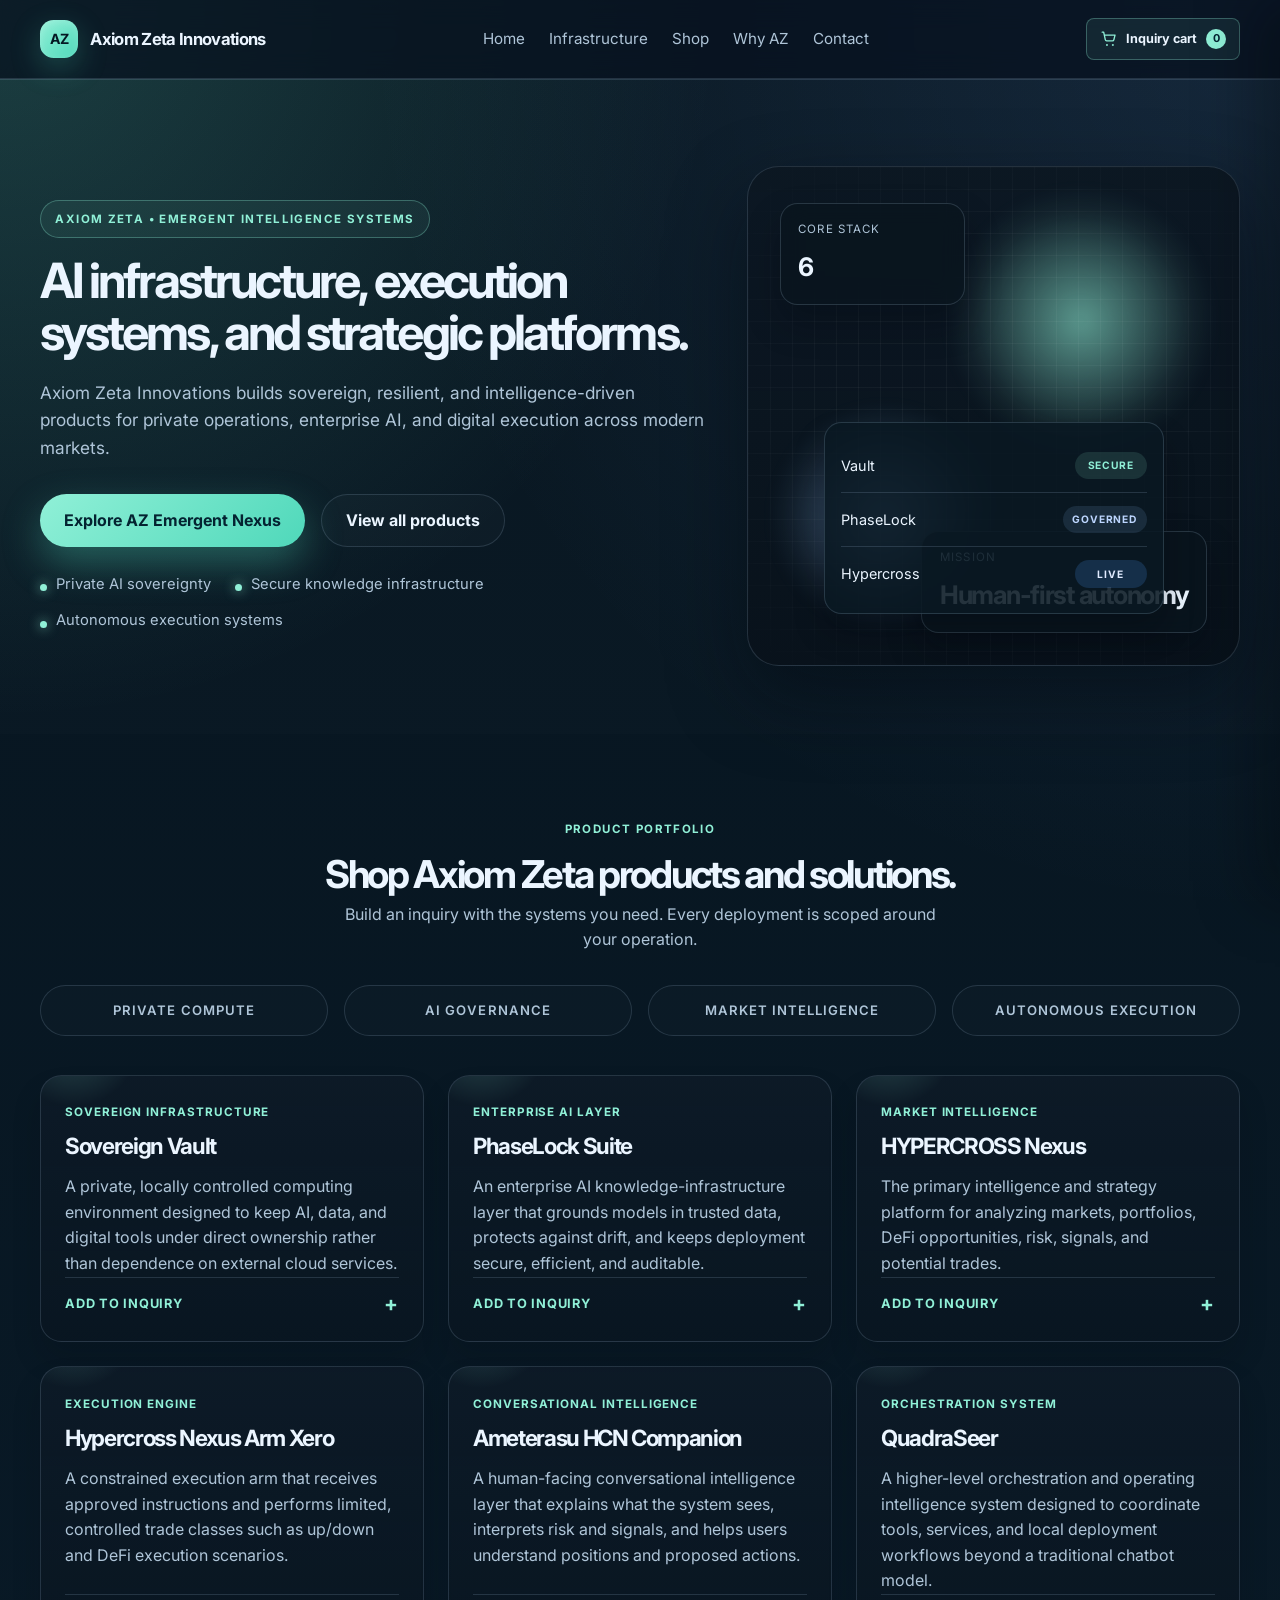
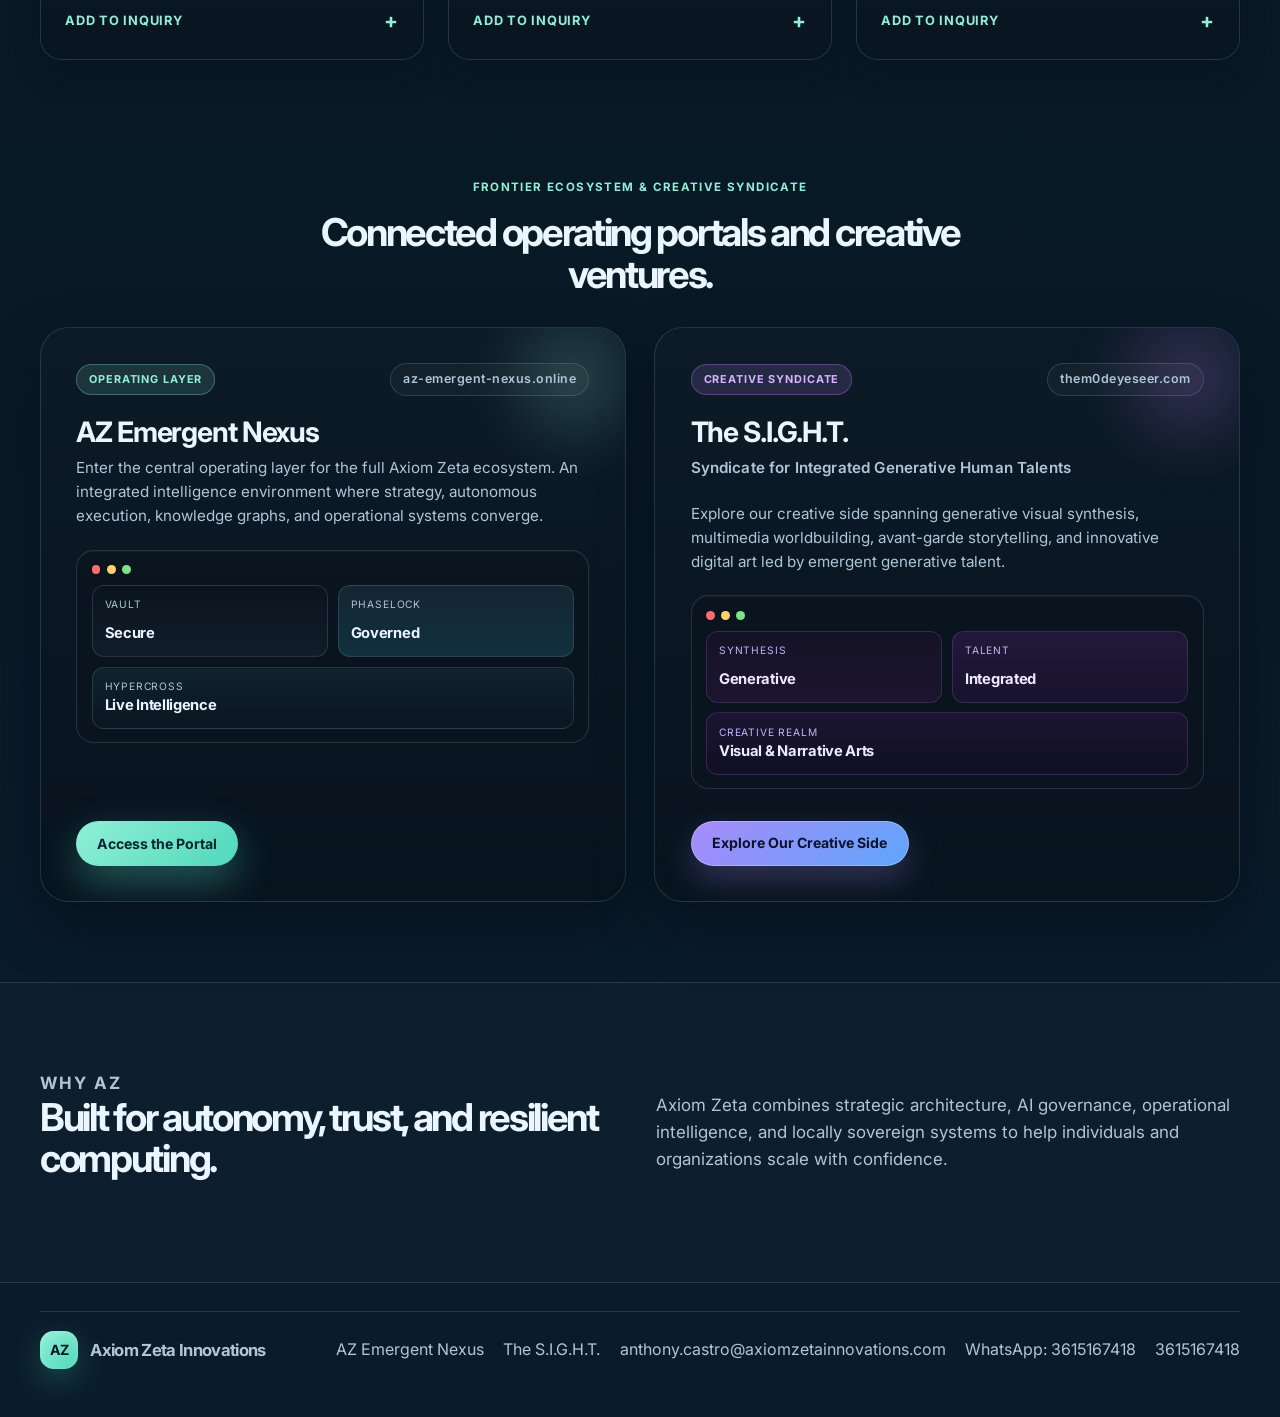
<file: index.html>
<!DOCTYPE html>
<html lang="en">
  <head>
    <meta charset="UTF-8" />
    <meta name="viewport" content="width=device-width, initial-scale=1.0" />
    <title>Axiom Zeta Innovations | Homepage</title>
    <meta
      name="description"
      content="Axiom Zeta Innovations builds sovereign AI infrastructure, execution systems, and strategic intelligence products."
    />
    <link rel="preconnect" href="https://fonts.googleapis.com" />
    <link rel="preconnect" href="https://fonts.gstatic.com" crossorigin />
    <link
      href="https://fonts.googleapis.com/css2?family=Inter:wght@400;500;600;700;800&display=swap"
      rel="stylesheet"
    />
    <link rel="stylesheet" href="styles.css" />
  </head>
  <body>
    <header class="site-header">
      <div class="container nav">
        <a class="brand" href="index.html" aria-label="Axiom Zeta Innovations home">
          <span class="brand-mark">AZ</span>
          <span class="brand-text">Axiom Zeta Innovations</span>
        </a>
        <nav class="main-nav" aria-label="Main navigation">
          <a href="index.html">Home</a>
          <a href="#infrastructure">Infrastructure</a>
          <a href="#products">Shop</a>
          <a href="#about">Why AZ</a>
          <a href="#contact">Contact</a>
        </nav>
        <button class="cart-trigger" type="button" data-cart-open aria-haspopup="dialog" aria-controls="cart-drawer">
          <svg viewBox="0 0 24 24" aria-hidden="true"><path d="M3 3h2l2.2 10.2a2 2 0 0 0 2 1.6h7.8a2 2 0 0 0 1.9-1.5L20.5 7H6.2M10 20.5a.5.5 0 1 1-1 0 .5.5 0 0 1 1 0Zm8 0a.5.5 0 1 1-1 0 .5.5 0 0 1 1 0Z"/></svg>
          <span>Inquiry cart</span>
          <span class="cart-count" data-cart-count>0</span>
        </button>
      </div>
    </header>

    <main>
      <!-- ECOSYSTEM & INFRASTRUCTURE SECTION (LOWERED) -->
      <section id="infrastructure" class="hero hero-lowered">
        <div class="container hero-content">
          <div class="hero-copy">
            <span class="hero-pill">Axiom Zeta • Emergent Intelligence Systems</span>
            <h2>AI infrastructure, execution systems, and strategic platforms.</h2>
            <p class="lead">
              Axiom Zeta Innovations builds sovereign, resilient, and intelligence-driven products for
              private operations, enterprise AI, and digital execution across modern markets.
            </p>
            <div class="hero-actions">
              <a
                class="button primary"
                href="https://www.az-emergent-nexus.online"
                target="_blank"
                rel="noreferrer"
                >Explore AZ Emergent Nexus</a
              >
              <a class="button secondary" href="#products">View all products</a>
            </div>
            <ul class="hero-points" aria-label="Key capabilities">
              <li>Private AI sovereignty</li>
              <li>Secure knowledge infrastructure</li>
              <li>Autonomous execution systems</li>
            </ul>
          </div>
          <div class="hero-visual" aria-label="Editorial product overview">
            <div class="visual-frame">
              <div class="visual-orb orb-one"></div>
              <div class="visual-orb orb-two"></div>
              <div class="visual-grid"></div>

              <div class="floating-card card-top">
                <span class="stat-label">Core stack</span>
                <strong>6</strong>
              </div>

              <div class="floating-card card-bottom">
                <span class="stat-label">Mission</span>
                <strong>Human-first autonomy</strong>
              </div>

              <div class="dashboard-panel">
                <div class="dashboard-row">
                  <span>Vault</span>
                  <span class="pill success">Secure</span>
                </div>
                <div class="dashboard-row">
                  <span>PhaseLock</span>
                  <span class="pill neutral">Governed</span>
                </div>
                <div class="dashboard-row">
                  <span>Hypercross</span>
                  <span class="pill accent">Live</span>
                </div>
              </div>
            </div>
          </div>
        </div>
      </section>

      <section id="products" class="section">
        <div class="container">
          <div class="section-heading center">
            <p class="eyebrow">Product portfolio</p>
            <h2>Shop Axiom Zeta products and solutions.</h2>
            <p class="shop-intro">Build an inquiry with the systems you need. Every deployment is scoped around your operation.</p>
          </div>

          <div class="feature-strip">
            <div class="feature-item"><span>Private compute</span></div>
            <div class="feature-item"><span>AI governance</span></div>
            <div class="feature-item"><span>Market intelligence</span></div>
            <div class="feature-item"><span>Autonomous execution</span></div>
          </div>

          <div class="card-grid product-grid">
            <article class="info-card product-card">
              <span class="product-tag">Sovereign infrastructure</span>
              <h3>Sovereign Vault</h3>
              <p>
                A private, locally controlled computing environment designed to keep AI, data, and
                digital tools under direct ownership rather than dependence on external cloud services.
              </p>
              <button class="text-cart-action" type="button" data-add-to-cart data-product="Sovereign Vault">Add to inquiry <span aria-hidden="true">+</span></button>
            </article>

            <article class="info-card product-card">
              <span class="product-tag">Enterprise AI layer</span>
              <h3>PhaseLock Suite</h3>
              <p>
                An enterprise AI knowledge-infrastructure layer that grounds models in trusted data,
                protects against drift, and keeps deployment secure, efficient, and auditable.
              </p>
              <button class="text-cart-action" type="button" data-add-to-cart data-product="PhaseLock Suite">Add to inquiry <span aria-hidden="true">+</span></button>
            </article>

            <article class="info-card product-card">
              <span class="product-tag">Market intelligence</span>
              <h3>HYPERCROSS Nexus</h3>
              <p>
                The primary intelligence and strategy platform for analyzing markets, portfolios, DeFi
                opportunities, risk, signals, and potential trades.
              </p>
              <button class="text-cart-action" type="button" data-add-to-cart data-product="HYPERCROSS Nexus">Add to inquiry <span aria-hidden="true">+</span></button>
            </article>

            <article class="info-card product-card">
              <span class="product-tag">Execution engine</span>
              <h3>Hypercross Nexus Arm Xero</h3>
              <p>
                A constrained execution arm that receives approved instructions and performs limited,
                controlled trade classes such as up/down and DeFi execution scenarios.
              </p>
              <button class="text-cart-action" type="button" data-add-to-cart data-product="Hypercross Nexus Arm Xero">Add to inquiry <span aria-hidden="true">+</span></button>
            </article>

            <article class="info-card product-card">
              <span class="product-tag">Conversational intelligence</span>
              <h3>Ameterasu HCN Companion</h3>
              <p>
                A human-facing conversational intelligence layer that explains what the system sees,
                interprets risk and signals, and helps users understand positions and proposed actions.
              </p>
              <button class="text-cart-action" type="button" data-add-to-cart data-product="Ameterasu HCN Companion">Add to inquiry <span aria-hidden="true">+</span></button>
            </article>

            <article class="info-card product-card">
              <span class="product-tag">Orchestration system</span>
              <h3>QuadraSeer</h3>
              <p>
                A higher-level orchestration and operating intelligence system designed to coordinate
                tools, services, and local deployment workflows beyond a traditional chatbot model.
              </p>
              <button class="text-cart-action" type="button" data-add-to-cart data-product="QuadraSeer">Add to inquiry <span aria-hidden="true">+</span></button>
            </article>
          </div>
        </div>
      </section>

      <section id="portals" class="section portal-section" aria-labelledby="portals-heading">
        <div class="container">
          <div class="section-heading center">
            <p class="eyebrow">Frontier Ecosystem &amp; Creative Syndicate</p>
            <h2 id="portals-heading">Connected operating portals and creative ventures.</h2>
          </div>

          <div class="portals-grid">
            <!-- Left Panel: AZ Emergent Nexus -->
            <article class="portal-card nexus-card">
              <div class="portal-card-header">
                <span class="portal-pill nexus-pill">Operating Layer</span>
                <span class="portal-url">az-emergent-nexus.online</span>
              </div>
              <div class="portal-card-body">
                <h3>AZ Emergent Nexus</h3>
                <p>
                  Enter the central operating layer for the full Axiom Zeta ecosystem. An integrated intelligence
                  environment where strategy, autonomous execution, knowledge graphs, and operational systems converge.
                </p>

                <div class="portal-window-compact" aria-hidden="true">
                  <div class="window-header">
                    <span></span><span></span><span></span>
                  </div>
                  <div class="window-body-compact">
                    <div class="mini-panel">
                      <small>Vault</small>
                      <strong>Secure</strong>
                    </div>
                    <div class="mini-panel accent">
                      <small>PhaseLock</small>
                      <strong>Governed</strong>
                    </div>
                    <div class="mini-panel wide">
                      <small>HYPERCROSS</small>
                      <strong>Live Intelligence</strong>
                    </div>
                  </div>
                </div>

                <div class="portal-action">
                  <a
                    class="button primary portal-button sm"
                    href="https://www.az-emergent-nexus.online"
                    target="_blank"
                    rel="noreferrer"
                  >
                    Access the Portal
                  </a>
                </div>
              </div>
            </article>

            <!-- Right Panel: The S.I.G.H.T. -->
            <article class="portal-card sight-card">
              <div class="portal-card-header">
                <span class="portal-pill sight-pill">Creative Syndicate</span>
                <span class="portal-url">them0deyeseer.com</span>
              </div>
              <div class="portal-card-body">
                <h3>The S.I.G.H.T.</h3>
                <p class="sight-tagline">Syndicate for Integrated Generative Human Talents</p>
                <p>
                  Explore our creative side spanning generative visual synthesis, multimedia worldbuilding,
                  avant-garde storytelling, and innovative digital art led by emergent generative talent.
                </p>

                <div class="portal-window-compact sight-window" aria-hidden="true">
                  <div class="window-header">
                    <span></span><span></span><span></span>
                  </div>
                  <div class="window-body-compact">
                    <div class="mini-panel sight-mini">
                      <small>Synthesis</small>
                      <strong>Generative</strong>
                    </div>
                    <div class="mini-panel sight-mini accent">
                      <small>Talent</small>
                      <strong>Integrated</strong>
                    </div>
                    <div class="mini-panel sight-mini wide">
                      <small>Creative Realm</small>
                      <strong>Visual &amp; Narrative Arts</strong>
                    </div>
                  </div>
                </div>

                <div class="portal-action">
                  <a
                    class="button sight-btn portal-button sm"
                    href="https://them0deyeseer.com"
                    target="_blank"
                    rel="noreferrer"
                  >
                    Explore Our Creative Side
                  </a>
                </div>
              </div>
            </article>
          </div>
        </div>
      </section>

      <section id="about" class="section alt-section">
        <div class="container split">
          <div>
            <p class="eyebrow">Why AZ</p>
            <h2>Built for autonomy, trust, and resilient computing.</h2>
          </div>
          <p>
            Axiom Zeta combines strategic architecture, AI governance, operational intelligence, and
            locally sovereign systems to help individuals and organizations scale with confidence.
          </p>
        </div>
      </section>
    </main>

    <div class="cart-overlay" data-cart-close></div>
    <aside id="cart-drawer" class="cart-drawer" aria-label="Inquiry cart" aria-modal="true" role="dialog" aria-hidden="true">
      <div class="cart-drawer-header">
        <div>
          <p class="eyebrow">Your selection</p>
          <h2>Inquiry cart</h2>
        </div>
        <button class="icon-button" type="button" data-cart-close aria-label="Close inquiry cart">&times;</button>
      </div>
      <p class="cart-note">Pricing is tailored to your implementation. Send your selection for a direct quote.</p>
      <ul class="cart-items" data-cart-items aria-live="polite"></ul>
      <p class="empty-cart" data-empty-cart>Your cart is ready for an Axiom Zeta system.</p>
      <a class="button primary cart-checkout" data-cart-checkout href="mailto:anthony.castro@axiomzetainnovations.com?subject=Axiom%20Zeta%20Inquiry">Request my quote</a>
    </aside>

    <footer id="contact" class="site-footer">
      <div class="container footer-content">
        <div>
          <a class="brand footer-brand" href="index.html">
            <span class="brand-mark">AZ</span>
            <span class="brand-text">Axiom Zeta Innovations</span>
          </a>
        </div>
        <div class="footer-links">
          <a href="https://www.az-emergent-nexus.online" target="_blank" rel="noreferrer"
            >AZ Emergent Nexus</a
          >
          <a href="https://them0deyeseer.com" target="_blank" rel="noreferrer"
            >The S.I.G.H.T.</a
          >
          <a href="mailto:anthony.castro@axiomzetainnovations.com">anthony.castro@axiomzetainnovations.com</a>
          <a href="https://wa.me/13615167418" target="_blank" rel="noreferrer">WhatsApp: 3615167418</a>
          <a href="tel:+13615167418">3615167418</a>
        </div>
      </div>
    </footer>
    <script>
      (() => {
        const cart = [];
        const drawer = document.querySelector('#cart-drawer');
        const overlay = document.querySelector('.cart-overlay');
        const items = document.querySelector('[data-cart-items]');
        const count = document.querySelector('[data-cart-count]');
        const empty = document.querySelector('[data-empty-cart]');
        const checkout = document.querySelector('[data-cart-checkout]');

        function renderCart() {
          items.innerHTML = cart.map((product, index) => `<li><span>${product}</span><button type="button" data-remove="${index}" aria-label="Remove ${product}">&times;</button></li>`).join('');
          count.textContent = cart.length;
          empty.hidden = cart.length > 0;
          checkout.classList.toggle('is-disabled', cart.length === 0);
          checkout.setAttribute('aria-disabled', String(cart.length === 0));
          const selection = cart.length ? `Hello Anthony,\n\nI would like a quote for:\n${cart.map(product => `- ${product}`).join('\n')}\n\nPlease contact me to discuss scope and pricing.` : 'Hello Anthony, I would like to learn more about Axiom Zeta solutions.';
          checkout.href = `mailto:anthony.castro@axiomzetainnovations.com?subject=${encodeURIComponent('Axiom Zeta Quote Request')}&body=${encodeURIComponent(selection)}`;
        }

        function toggleCart(isOpen) {
          drawer.classList.toggle('is-open', isOpen);
          overlay.classList.toggle('is-open', isOpen);
          drawer.setAttribute('aria-hidden', String(!isOpen));
          document.body.classList.toggle('cart-is-open', isOpen);
        }

        document.querySelectorAll('[data-add-to-cart]').forEach(button => {
          button.addEventListener('click', () => {
            const product = button.dataset.product;
            if (!cart.includes(product)) cart.push(product);
            renderCart();
            toggleCart(true);
          });
        });
        document.querySelectorAll('[data-cart-open]').forEach(button => button.addEventListener('click', () => toggleCart(true)));
        document.querySelectorAll('[data-cart-close]').forEach(button => button.addEventListener('click', () => toggleCart(false)));
        items.addEventListener('click', event => {
          const removeButton = event.target.closest('[data-remove]');
          if (!removeButton) return;
          cart.splice(Number(removeButton.dataset.remove), 1);
          renderCart();
        });
        checkout.addEventListener('click', event => {
          if (cart.length === 0) event.preventDefault();
        });
        renderCart();
      })();
    </script>
  </body>
</html>
</file>
<file: styles.css>
:root {
  --bg: #07151f;
  --bg-alt: #0d1e2a;
  --surface: rgba(13, 25, 37, 0.78);
  --surface-strong: rgba(17, 31, 45, 0.94);
  --surface-soft: rgba(18, 44, 56, 0.58);
  --primary: #90f0d7;
  --primary-strong: #4fd8ba;
  --primary-deep: #93c6ff;
  --text: #ebf5ff;
  --muted: #afc5d8;
  --line: rgba(160, 188, 214, 0.18);
  --shadow: rgba(2, 8, 14, 0.5);
}

* {
  box-sizing: border-box;
}

html {
  scroll-behavior: smooth;
}

body {
  margin: 0;
  font-family: "Inter", "Segoe UI", sans-serif;
  background:
    radial-gradient(circle at top left, rgba(110, 242, 212, 0.18), transparent 22%),
    radial-gradient(circle at top right, rgba(110, 165, 255, 0.12), transparent 28%),
    linear-gradient(180deg, #07151f 0%, #0a1c2b 100%);
  color: var(--text);
  line-height: 1.6;
}

img {
  max-width: 100%;
  display: block;
}

a {
  color: inherit;
  text-decoration: none;
}

.container {
  width: min(1200px, calc(100% - 2rem));
  margin: 0 auto;
}

.site-header {
  position: sticky;
  top: 0;
  z-index: 20;
  backdrop-filter: blur(14px);
  background: rgba(7, 17, 31, 0.72);
  border-bottom: 1px solid var(--line);
}

.nav {
  display: flex;
  align-items: center;
  justify-content: space-between;
  min-height: 78px;
}

.brand {
  display: inline-flex;
  align-items: center;
  gap: 0.75rem;
  font-weight: 700;
  letter-spacing: -0.04em;
}

.brand-mark {
  display: inline-flex;
  align-items: center;
  justify-content: center;
  width: 2.4rem;
  height: 2.4rem;
  border-radius: 0.85rem;
  background: linear-gradient(135deg, var(--primary), var(--primary-strong));
  color: #041823;
  font-size: 0.88rem;
  box-shadow: inset 0 2px 8px rgba(255, 255, 255, 0.2), 0 10px 30px rgba(79, 216, 186, 0.26);
}

.brand-text {
  font-size: 1.04rem;
  letter-spacing: -0.04em;
}

.main-nav {
  display: flex;
  align-items: center;
  gap: 1.5rem;
  color: var(--muted);
  font-size: 0.95rem;
}

.main-nav a {
  position: relative;
  transition: color 0.2s ease;
}

.main-nav a::after {
  content: "";
  position: absolute;
  left: 0;
  bottom: -0.4rem;
  width: 100%;
  height: 1px;
  background: var(--primary);
  opacity: 0;
  transform: scaleX(0.6);
  transition: opacity 0.2s ease, transform 0.2s ease;
}

.main-nav a:hover,
.main-nav a:focus-visible {
  color: var(--text);
}

.main-nav a:hover::after,
.main-nav a:focus-visible::after {
  opacity: 1;
  transform: scaleX(1);
}

.cart-trigger {
  display: inline-flex;
  align-items: center;
  gap: 0.55rem;
  min-height: 2.6rem;
  padding: 0.55rem 0.8rem;
  border: 1px solid rgba(144, 240, 215, 0.3);
  border-radius: 0.5rem;
  background: rgba(144, 240, 215, 0.08);
  color: var(--text);
  cursor: pointer;
  font: inherit;
  font-size: 0.79rem;
  font-weight: 700;
}

.cart-trigger svg {
  width: 1.1rem;
  height: 1.1rem;
  fill: none;
  stroke: var(--primary);
  stroke-width: 1.8;
  stroke-linecap: round;
  stroke-linejoin: round;
}

.cart-count {
  display: grid;
  place-items: center;
  min-width: 1.25rem;
  height: 1.25rem;
  border-radius: 50%;
  background: var(--primary);
  color: #042331;
  font-size: 0.68rem;
}

.hero {
  padding: 5.8rem 0 4.2rem;
}

.hero-content {
  display: grid;
  grid-template-columns: 1.15fr 0.85fr;
  gap: 2.5rem;
  align-items: center;
}

.hero-copy {
  position: relative;
}

.hero-pill {
  display: inline-flex;
  align-items: center;
  gap: 0.5rem;
  padding: 0.55rem 0.9rem;
  border: 1px solid rgba(144, 240, 215, 0.3);
  background: rgba(144, 240, 215, 0.06);
  border-radius: 999px;
  color: var(--primary);
  font-size: 0.72rem;
  letter-spacing: 0.12em;
  text-transform: uppercase;
  font-weight: 700;
}

.eyebrow {
  margin: 0 0 1rem;
  color: var(--primary);
  font-weight: 700;
  letter-spacing: 0.12em;
  text-transform: uppercase;
  font-size: 0.72rem;
}

h1,
h2,
h3 {
  margin: 0 0 1rem;
  line-height: 1.07;
  letter-spacing: -0.06em;
}

h1 {
  margin-top: 1.1rem;
  font-size: clamp(2.9rem, 5vw, 5.2rem);
  max-width: 760px;
}

h2 {
  font-size: clamp(2.1rem, 3vw, 3.2rem);
}

h3 {
  font-size: 1.4rem;
}

.lead {
  max-width: 42rem;
  margin-top: 1.2rem;
  font-size: 1.08rem;
  color: var(--muted);
}

.hero-actions,
.error-actions {
  display: flex;
  flex-wrap: wrap;
  gap: 1rem;
  margin-top: 2rem;
}

.button {
  display: inline-flex;
  align-items: center;
  justify-content: center;
  min-height: 3.2rem;
  padding: 0.82rem 1.5rem;
  border-radius: 999px;
  font-weight: 700;
  transition: transform 0.2s ease, box-shadow 0.2s ease, border-color 0.2s ease;
}

.button:hover,
.button:focus-visible {
  transform: translateY(-1px);
}

.button.primary {
  background: linear-gradient(135deg, var(--primary), var(--primary-strong));
  color: #042331;
  box-shadow: 0 16px 38px rgba(79, 216, 186, 0.35);
}

.button.secondary {
  border: 1px solid var(--line);
  background: rgba(255, 255, 255, 0.02);
  color: var(--text);
}

.button.sm {
  min-height: 2.8rem;
  padding: 0.65rem 1.3rem;
  font-size: 0.88rem;
}

.services-hero {
  padding: 4.8rem 0 3.8rem;
  position: relative;
}

.services-hero-header {
  max-width: 920px;
  margin-bottom: 2.8rem;
}

.hero-pill-group {
  display: flex;
  flex-wrap: wrap;
  align-items: center;
  gap: 0.75rem;
  margin-bottom: 0.5rem;
}

.quote-pill {
  display: inline-flex;
  align-items: center;
  padding: 0.55rem 0.95rem;
  border: 1px solid rgba(147, 198, 255, 0.35);
  background: rgba(147, 198, 255, 0.08);
  border-radius: 999px;
  color: #c0dbff;
  font-size: 0.72rem;
  letter-spacing: 0.08em;
  text-transform: uppercase;
  font-weight: 700;
}

.services-hero-title {
  font-size: clamp(2.5rem, 4.8vw, 4.6rem);
  line-height: 1.05;
  margin-top: 1rem;
  margin-bottom: 1.2rem;
  letter-spacing: -0.05em;
  background: linear-gradient(135deg, #ffffff 30%, #b2e2fa 70%, var(--primary) 100%);
  -webkit-background-clip: text;
  -webkit-text-fill-color: transparent;
}

.services-hero-lead {
  max-width: 780px;
  font-size: 1.15rem;
  line-height: 1.65;
  color: var(--muted);
  margin-bottom: 2rem;
}

.services-hero-lead strong {
  color: var(--text);
}

.outreach-banner {
  display: flex;
  flex-wrap: wrap;
  align-items: center;
  justify-content: space-between;
  gap: 1.4rem;
  padding: 1.3rem 1.6rem;
  border: 1px solid rgba(144, 240, 215, 0.28);
  border-radius: 1.4rem;
  background: linear-gradient(135deg, rgba(14, 30, 44, 0.88), rgba(9, 22, 34, 0.82));
  backdrop-filter: blur(12px);
  box-shadow: 0 16px 36px rgba(2, 7, 14, 0.3);
}

.outreach-intro {
  display: flex;
  flex-direction: column;
  gap: 0.2rem;
}

.outreach-label {
  font-weight: 700;
  font-size: 0.96rem;
  color: var(--text);
  letter-spacing: -0.02em;
}

.outreach-sub {
  font-size: 0.8rem;
  color: var(--primary);
  font-weight: 600;
  letter-spacing: 0.04em;
  text-transform: uppercase;
}

.outreach-buttons {
  display: flex;
  flex-wrap: wrap;
  gap: 0.85rem;
  align-items: center;
}

.btn-icon {
  flex-shrink: 0;
  margin-right: 0.55rem;
}

.button.whatsapp-btn {
  background: linear-gradient(135deg, #25d366, #128c7e);
  color: #032011;
  font-weight: 600;
  box-shadow: 0 12px 28px rgba(37, 211, 102, 0.25);
  border: 1px solid rgba(255, 255, 255, 0.2);
}

.button.whatsapp-btn:hover {
  background: linear-gradient(135deg, #2cf476, #16a393);
  box-shadow: 0 16px 34px rgba(37, 211, 102, 0.35);
}

.button.whatsapp-btn strong,
.button.email-btn strong {
  font-weight: 800;
  margin-left: 0.2rem;
}

.button.email-btn {
  background: linear-gradient(135deg, rgba(147, 198, 255, 0.18), rgba(79, 216, 186, 0.12));
  border: 1px solid rgba(147, 198, 255, 0.35);
  color: var(--text);
  font-weight: 600;
  box-shadow: 0 12px 28px rgba(3, 10, 18, 0.25);
}

.button.email-btn:hover {
  border-color: var(--primary);
  background: linear-gradient(135deg, rgba(147, 198, 255, 0.26), rgba(79, 216, 186, 0.2));
}

.services-grid {
  display: grid;
  grid-template-columns: repeat(2, minmax(0, 1fr));
  gap: 1.8rem;
  margin-top: 1rem;
}

.service-spotlight-card {
  display: flex;
  flex-direction: column;
  justify-content: space-between;
  padding: 2.2rem 2rem;
  border-radius: 1.6rem;
  border: 1px solid var(--line);
  background: linear-gradient(180deg, rgba(13, 27, 40, 0.96), rgba(8, 19, 29, 0.9));
  box-shadow: 0 24px 50px rgba(2, 7, 14, 0.3);
  position: relative;
  overflow: hidden;
  transition: transform 0.25s ease, border-color 0.25s ease, box-shadow 0.25s ease;
}

.service-spotlight-card::before {
  content: "";
  position: absolute;
  top: -50px;
  right: -50px;
  width: 180px;
  height: 180px;
  border-radius: 50%;
  pointer-events: none;
  filter: blur(20px);
}

.primary-spotlight::before {
  background: radial-gradient(circle, rgba(144, 240, 215, 0.18), transparent 70%);
}

.secondary-spotlight::before {
  background: radial-gradient(circle, rgba(147, 198, 255, 0.18), transparent 70%);
}

.service-spotlight-card:hover {
  transform: translateY(-4px);
}

.primary-spotlight:hover {
  border-color: rgba(144, 240, 215, 0.45);
  box-shadow: 0 28px 60px rgba(79, 216, 186, 0.15);
}

.secondary-spotlight:hover {
  border-color: rgba(147, 198, 255, 0.45);
  box-shadow: 0 28px 60px rgba(147, 198, 255, 0.15);
}

.service-badge-row {
  display: flex;
  align-items: center;
  justify-content: space-between;
  flex-wrap: wrap;
  gap: 0.6rem;
  margin-bottom: 1.4rem;
}

.service-pill {
  display: inline-flex;
  align-items: center;
  padding: 0.35rem 0.75rem;
  border-radius: 999px;
  font-size: 0.68rem;
  font-weight: 700;
  letter-spacing: 0.08em;
  text-transform: uppercase;
  background: rgba(147, 198, 255, 0.12);
  color: #bdd6ff;
  border: 1px solid rgba(147, 198, 255, 0.24);
}

.service-pill.accent-pill {
  background: rgba(144, 240, 215, 0.12);
  color: var(--primary);
  border: 1px solid rgba(144, 240, 215, 0.3);
}

.service-author {
  font-size: 0.82rem;
  font-weight: 600;
  color: var(--muted);
  letter-spacing: 0.02em;
}

.service-spotlight-card h2 {
  font-size: clamp(1.6rem, 2.4vw, 2.1rem);
  margin-bottom: 0.8rem;
}

.service-desc {
  font-size: 0.98rem;
  line-height: 1.6;
  color: var(--muted);
  margin-bottom: 1.5rem;
}

.service-features {
  list-style: none;
  padding: 0;
  margin: 0 0 2rem;
  display: flex;
  flex-direction: column;
  gap: 1.1rem;
}

.service-features li {
  display: flex;
  gap: 0.85rem;
  align-items: flex-start;
}

.check-dot {
  flex-shrink: 0;
  width: 0.65rem;
  height: 0.65rem;
  margin-top: 0.45rem;
  border-radius: 50%;
  background: var(--primary);
  box-shadow: 0 0 10px rgba(144, 240, 215, 0.8);
}

.secondary-spotlight .check-dot {
  background: var(--primary-deep);
  box-shadow: 0 0 10px rgba(147, 198, 255, 0.8);
}

.service-features strong {
  display: block;
  font-size: 0.95rem;
  color: var(--text);
  margin-bottom: 0.15rem;
}

.service-features p {
  font-size: 0.86rem;
  color: var(--muted);
  line-height: 1.45;
  margin: 0;
}

.service-action-row {
  display: flex;
  align-items: center;
  justify-content: space-between;
  flex-wrap: wrap;
  gap: 1rem;
  padding-top: 1.4rem;
  border-top: 1px solid var(--line);
}

.pricing-notice {
  font-size: 0.8rem;
  color: var(--muted);
  font-weight: 600;
  letter-spacing: 0.03em;
  text-transform: uppercase;
}

/* Lowered Infrastructure Hero Section */
.hero-lowered {
  padding-top: 5.4rem;
  border-top: 1px solid var(--line);
  background: rgba(255, 255, 255, 0.008);
}

.hero-copy h2 {
  margin-top: 1.1rem;
  font-size: clamp(2.3rem, 3.8vw, 3.6rem);
  max-width: 760px;
}

.hero-points {
  display: flex;
  flex-wrap: wrap;
  gap: 0.8rem 1.5rem;
  padding: 0;
  margin: 1.6rem 0 0;
  list-style: none;
  color: var(--muted);
  font-size: 0.92rem;
}

.hero-points li {
  position: relative;
  padding-left: 1rem;
}

.hero-points li::before {
  content: "";
  position: absolute;
  left: 0;
  top: 0.7rem;
  width: 0.45rem;
  height: 0.45rem;
  border-radius: 50%;
  background: var(--primary);
  box-shadow: 0 0 12px rgba(144, 240, 215, 0.8);
}

.hero-visual {
  display: flex;
  justify-content: center;
}

.visual-frame {
  position: relative;
  width: min(100%, 500px);
  min-height: 500px;
  border: 1px solid var(--line);
  border-radius: 2rem;
  background:
    linear-gradient(180deg, rgba(12, 24, 35, 0.98), rgba(9, 18, 28, 0.94)),
    rgba(9, 18, 28, 0.8);
  overflow: hidden;
  box-shadow: 0 30px 80px rgba(2, 7, 14, 0.45);
}

.visual-grid {
  position: absolute;
  inset: 0;
  background-image: linear-gradient(rgba(255,255,255,0.04) 1px, transparent 1px),
    linear-gradient(90deg, rgba(255,255,255,0.04) 1px, transparent 1px);
  background-size: 22px 22px;
  mask-image: radial-gradient(circle at center, black 45%, transparent 100%);
}

.visual-orb {
  position: absolute;
  border-radius: 50%;
  filter: blur(8px);
}

.orb-one {
  width: 260px;
  height: 260px;
  top: 24px;
  right: 28px;
  background: radial-gradient(circle, rgba(144, 240, 215, 0.6), rgba(144, 240, 215, 0.06) 60%, transparent 75%);
}

.orb-two {
  width: 220px;
  height: 220px;
  bottom: 38px;
  left: 26px;
  background: radial-gradient(circle, rgba(147, 198, 255, 0.52), rgba(147, 198, 255, 0.06) 60%, transparent 75%);
}

.floating-card {
  position: absolute;
  z-index: 2;
  min-width: 185px;
  padding: 1rem 1.1rem;
  border: 1px solid rgba(160, 188, 214, 0.2);
  border-radius: 1.1rem;
  background: rgba(9, 21, 30, 0.78);
  backdrop-filter: blur(12px);
  box-shadow: 0 18px 35px rgba(2, 7, 14, 0.28);
}

.card-top {
  top: 2.2rem;
  left: 2rem;
}

.card-bottom {
  right: 2rem;
  bottom: 2rem;
}

.floating-card strong {
  display: block;
  font-size: clamp(1.6rem, 2vw, 2.2rem);
  letter-spacing: -0.05em;
}

.dashboard-panel {
  position: absolute;
  left: 50%;
  bottom: 3.2rem;
  transform: translateX(-50%);
  z-index: 2;
  width: min(82%, 340px);
  border: 1px solid rgba(160, 188, 214, 0.2);
  border-radius: 1.1rem;
  background: rgba(10, 25, 35, 0.88);
  padding: 1rem 1rem 0.8rem;
  box-shadow: 0 18px 30px rgba(2, 7, 14, 0.3);
}

.dashboard-row {
  display: flex;
  align-items: center;
  justify-content: space-between;
  gap: 0.8rem;
  padding: 0.8rem 0;
  color: var(--text);
  font-size: 0.9rem;
}

.dashboard-row + .dashboard-row {
  border-top: 1px solid var(--line);
}

.pill {
  display: inline-flex;
  align-items: center;
  justify-content: center;
  min-width: 72px;
  padding: 0.35rem 0.6rem;
  border-radius: 999px;
  font-size: 0.64rem;
  font-weight: 700;
  letter-spacing: 0.08em;
  text-transform: uppercase;
}

.pill.success {
  background: rgba(144, 240, 215, 0.12);
  color: var(--primary);
}

.pill.neutral {
  background: rgba(147, 198, 255, 0.12);
  color: #bdd6ff;
}

.pill.accent {
  background: rgba(80, 153, 255, 0.18);
  color: #e0ebff;
}

.stat-label {
  display: block;
  margin-bottom: 0.55rem;
  color: var(--muted);
  font-size: 0.72rem;
  text-transform: uppercase;
  letter-spacing: 0.1em;
}

.stat-meta {
  color: var(--muted);
  font-size: 0.86rem;
}

.section {
  padding: 5.4rem 0;
}

.portal-section {
  padding-top: 1rem;
}

.alt-section {
  background: rgba(255, 255, 255, 0.01);
  border-top: 1px solid var(--line);
  border-bottom: 1px solid var(--line);
}

.section-heading {
  margin-bottom: 2rem;
}

.section-heading.center {
  max-width: 780px;
  margin: 0 auto 2rem;
  text-align: center;
}

.shop-intro {
  max-width: 38rem;
  margin: -0.6rem auto 0;
  color: var(--muted);
}

.feature-strip {
  display: grid;
  grid-template-columns: repeat(4, minmax(0, 1fr));
  gap: 1rem;
  margin: 0 0 2.4rem;
}

.feature-item {
  display: flex;
  align-items: center;
  justify-content: center;
  min-height: 3.2rem;
  border: 1px solid var(--line);
  border-radius: 999px;
  background: rgba(255, 255, 255, 0.015);
  color: var(--muted);
  font-size: 0.82rem;
  letter-spacing: 0.08em;
  text-transform: uppercase;
  font-weight: 600;
}

.card-grid {
  display: grid;
  grid-template-columns: repeat(3, minmax(0, 1fr));
  gap: 1.25rem;
}

.product-grid {
  grid-template-columns: repeat(3, minmax(0, 1fr));
  gap: 1.5rem;
}

.info-card {
  position: relative;
  padding: 1.7rem 1.5rem;
  border: 1px solid var(--line);
  border-radius: 1.35rem;
  background: linear-gradient(180deg, rgba(13, 26, 39, 0.96), rgba(9, 22, 33, 0.84));
  box-shadow: 0 18px 28px rgba(3, 9, 15, 0.18);
  overflow: hidden;
  transition: transform 0.2s ease, border-color 0.2s ease, box-shadow 0.2s ease;
}

.info-card::before {
  content: "";
  position: absolute;
  inset: -40% auto auto -10%;
  width: 140px;
  height: 140px;
  background: radial-gradient(circle, rgba(144, 240, 215, 0.22), transparent 68%);
  pointer-events: none;
}

.info-card:hover,
.info-card:focus-within {
  transform: translateY(-4px);
  border-color: rgba(144, 240, 215, 0.35);
  box-shadow: 0 24px 38px rgba(3, 9, 15, 0.28);
}

.product-card {
  min-height: 260px;
  display: flex;
  flex-direction: column;
}

.product-tag {
  position: relative;
  z-index: 1;
  display: inline-block;
  margin-bottom: 0.8rem;
  color: var(--primary);
  font-size: 0.73rem;
  font-weight: 700;
  letter-spacing: 0.08em;
  text-transform: uppercase;
}

.info-card h3,
.info-card p {
  position: relative;
  z-index: 1;
}

.text-cart-action {
  position: relative;
  z-index: 1;
  display: inline-flex;
  justify-content: space-between;
  align-items: center;
  width: 100%;
  margin-top: auto;
  padding: 1rem 0 0;
  border: 0;
  border-top: 1px solid var(--line);
  background: transparent;
  color: var(--primary);
  cursor: pointer;
  font: inherit;
  font-size: 0.8rem;
  font-weight: 700;
  letter-spacing: 0.06em;
  text-align: left;
  text-transform: uppercase;
}

.text-cart-action span {
  font-size: 1.3rem;
  line-height: 0.7;
}

.info-card p {
  color: var(--muted);
  margin: 0;
}

.portal-section {
  padding-top: 2rem;
  padding-bottom: 5rem;
}

.portals-grid {
  display: grid;
  grid-template-columns: repeat(2, minmax(0, 1fr));
  gap: 1.8rem;
  margin-top: 1.5rem;
}

.portal-card {
  position: relative;
  display: flex;
  flex-direction: column;
  justify-content: space-between;
  padding: clamp(1.6rem, 3vw, 2.2rem);
  border: 1px solid var(--line);
  border-radius: 1.8rem;
  background: linear-gradient(180deg, rgba(13, 27, 40, 0.96), rgba(8, 19, 29, 0.92));
  box-shadow: 0 24px 55px rgba(2, 7, 14, 0.35);
  overflow: hidden;
  transition: transform 0.25s ease, border-color 0.25s ease, box-shadow 0.25s ease;
}

.portal-card::before {
  content: "";
  position: absolute;
  top: -40px;
  right: -40px;
  width: 180px;
  height: 180px;
  border-radius: 50%;
  pointer-events: none;
  filter: blur(24px);
}

.nexus-card::before {
  background: radial-gradient(circle, rgba(144, 240, 215, 0.22), transparent 70%);
}

.sight-card::before {
  background: radial-gradient(circle, rgba(192, 132, 252, 0.24), transparent 70%);
}

.portal-card:hover {
  transform: translateY(-4px);
}

.nexus-card:hover {
  border-color: rgba(144, 240, 215, 0.45);
  box-shadow: 0 28px 60px rgba(79, 216, 186, 0.18);
}

.sight-card:hover {
  border-color: rgba(192, 132, 252, 0.45);
  box-shadow: 0 28px 60px rgba(192, 132, 252, 0.18);
}

.portal-card-header {
  display: flex;
  align-items: center;
  justify-content: space-between;
  flex-wrap: wrap;
  gap: 0.6rem;
  margin-bottom: 1.3rem;
  position: relative;
  z-index: 1;
}

.portal-pill {
  display: inline-flex;
  align-items: center;
  padding: 0.35rem 0.75rem;
  border-radius: 999px;
  font-size: 0.68rem;
  font-weight: 700;
  letter-spacing: 0.08em;
  text-transform: uppercase;
}

.nexus-pill {
  background: rgba(144, 240, 215, 0.12);
  color: var(--primary);
  border: 1px solid rgba(144, 240, 215, 0.3);
}

.sight-pill {
  background: rgba(192, 132, 252, 0.14);
  color: #d8b4fe;
  border: 1px solid rgba(192, 132, 252, 0.32);
}

.portal-url {
  display: inline-flex;
  align-items: center;
  padding: 0.35rem 0.75rem;
  border: 1px solid rgba(160, 188, 214, 0.2);
  border-radius: 999px;
  background: rgba(255, 255, 255, 0.03);
  color: var(--muted);
  font-weight: 600;
  font-size: 0.78rem;
  letter-spacing: 0.04em;
  text-transform: lowercase;
}

.portal-card-body {
  position: relative;
  z-index: 1;
  display: flex;
  flex-direction: column;
  flex-grow: 1;
}

.portal-card-body h3 {
  font-size: clamp(1.5rem, 2.2vw, 1.95rem);
  margin-bottom: 0.6rem;
  letter-spacing: -0.04em;
}

.sight-tagline {
  font-size: 0.88rem;
  color: #d8b4fe;
  font-weight: 600;
  margin: -0.2rem 0 0.9rem;
  letter-spacing: 0.01em;
}

.portal-card-body p {
  color: var(--muted);
  font-size: 0.95rem;
  line-height: 1.55;
  margin: 0 0 1.4rem;
}

.portal-window-compact {
  border: 1px solid rgba(160, 188, 214, 0.18);
  border-radius: 1.1rem;
  background: rgba(11, 21, 31, 0.88);
  padding: 0.8rem 0.9rem;
  margin-bottom: 1.6rem;
  box-shadow: inset 0 1px 0 rgba(255, 255, 255, 0.04);
}

.window-header {
  display: flex;
  gap: 0.4rem;
  padding: 0.1rem 0 0.7rem;
}

.window-header span {
  display: block;
  width: 0.55rem;
  height: 0.55rem;
  border-radius: 50%;
  background: rgba(255, 255, 255, 0.3);
}

.window-header span:first-child {
  background: #ff6b6b;
}

.window-header span:nth-child(2) {
  background: #ffd166;
}

.window-header span:nth-child(3) {
  background: #7ae582;
}

.window-body-compact {
  display: grid;
  grid-template-columns: repeat(2, minmax(0, 1fr));
  gap: 0.6rem;
}

.mini-panel {
  display: flex;
  flex-direction: column;
  justify-content: space-between;
  min-height: 72px;
  padding: 0.65rem 0.75rem;
  border: 1px solid rgba(160, 188, 214, 0.18);
  border-radius: 0.75rem;
  background: linear-gradient(180deg, rgba(11, 20, 30, 0.96), rgba(17, 31, 43, 0.9));
}

.mini-panel small {
  color: var(--muted);
  text-transform: uppercase;
  letter-spacing: 0.08em;
  font-size: 0.64rem;
}

.mini-panel strong {
  font-size: 0.92rem;
  letter-spacing: -0.02em;
}

.mini-panel.accent {
  background: linear-gradient(180deg, rgba(22, 38, 51, 0.96), rgba(18, 52, 66, 0.9));
}

.mini-panel.wide {
  grid-column: 1 / -1;
  min-height: 58px;
  background: linear-gradient(180deg, rgba(17, 36, 47, 0.94), rgba(11, 23, 34, 0.9));
}

.sight-window {
  border-color: rgba(192, 132, 252, 0.2);
}

.sight-mini {
  border-color: rgba(192, 132, 252, 0.18);
  background: linear-gradient(180deg, rgba(22, 18, 38, 0.96), rgba(30, 22, 50, 0.9));
}

.sight-mini small {
  color: #c4b5fd;
}

.sight-mini strong {
  color: #ede9fe;
}

.sight-mini.accent {
  background: linear-gradient(180deg, rgba(34, 25, 58, 0.96), rgba(26, 20, 48, 0.9));
}

.sight-mini.wide {
  background: linear-gradient(180deg, rgba(28, 22, 52, 0.96), rgba(18, 15, 34, 0.9));
}

.portal-action {
  margin-top: auto;
  padding-top: 0.4rem;
}

.button.sight-btn {
  background: linear-gradient(135deg, #a78bfa, #60a5fa);
  color: #0b1329;
  font-weight: 700;
  border: 1px solid rgba(255, 255, 255, 0.25);
  box-shadow: 0 14px 32px rgba(167, 139, 250, 0.25);
}

.button.sight-btn:hover {
  background: linear-gradient(135deg, #c084fc, #93c5fd);
  box-shadow: 0 18px 38px rgba(167, 139, 250, 0.38);
}

.split {
  display: grid;
  grid-template-columns: 1fr 1fr;
  gap: 2rem;
  align-items: center;
}

.split p {
  color: var(--muted);
  margin: 0;
  font-size: 1.06rem;
}

.site-footer {
  padding: 1.75rem 0 3rem;
}

.cart-overlay {
  position: fixed;
  z-index: 29;
  inset: 0;
  background: rgba(1, 7, 12, 0.62);
  opacity: 0;
  pointer-events: none;
  transition: opacity 0.22s ease;
}

.cart-overlay.is-open {
  opacity: 1;
  pointer-events: auto;
}

.cart-drawer {
  position: fixed;
  z-index: 30;
  top: 0;
  right: 0;
  display: flex;
  flex-direction: column;
  width: min(100%, 430px);
  height: 100dvh;
  padding: 1.75rem;
  border-left: 1px solid var(--line);
  background: #0a1a26;
  box-shadow: -24px 0 55px rgba(1, 6, 10, 0.35);
  transform: translateX(100%);
  transition: transform 0.28s ease;
}

.cart-drawer.is-open {
  transform: translateX(0);
}

.cart-drawer-header {
  display: flex;
  align-items: flex-start;
  justify-content: space-between;
  gap: 1rem;
  padding-bottom: 1.25rem;
  border-bottom: 1px solid var(--line);
}

.cart-drawer-header .eyebrow {
  margin-bottom: 0.45rem;
}

.cart-drawer-header h2 {
  font-size: 1.8rem;
  margin: 0;
}

.icon-button {
  display: grid;
  place-items: center;
  width: 2.4rem;
  height: 2.4rem;
  padding: 0;
  border: 1px solid var(--line);
  border-radius: 0.45rem;
  background: transparent;
  color: var(--text);
  cursor: pointer;
  font-size: 1.7rem;
  line-height: 1;
}

.cart-note,
.empty-cart {
  color: var(--muted);
  font-size: 0.91rem;
}

.cart-items {
  display: grid;
  gap: 0.8rem;
  padding: 0;
  margin: 1rem 0;
  list-style: none;
}

.cart-items li {
  display: flex;
  align-items: center;
  justify-content: space-between;
  gap: 1rem;
  padding: 1rem;
  border: 1px solid var(--line);
  border-radius: 0.45rem;
  background: rgba(255, 255, 255, 0.025);
  font-weight: 700;
}

.cart-items button {
  width: 1.8rem;
  height: 1.8rem;
  padding: 0;
  border: 0;
  background: transparent;
  color: var(--muted);
  cursor: pointer;
  font-size: 1.4rem;
}

.cart-checkout {
  width: 100%;
  margin-top: auto;
}

.cart-checkout.is-disabled {
  opacity: 0.5;
  pointer-events: none;
}

.cart-is-open {
  overflow: hidden;
}

.footer-content {
  display: flex;
  justify-content: space-between;
  align-items: center;
  gap: 1rem;
  padding-top: 1.2rem;
  border-top: 1px solid var(--line);
  color: var(--muted);
}

.footer-brand {
  font-size: 0.95rem;
}

.footer-links {
  display: flex;
  gap: 1.2rem;
  align-items: center;
}

.error-page {
  min-height: 100vh;
  display: grid;
  place-items: center;
  padding: 2rem 1rem;
}

.error-shell {
  width: min(720px, 100%);
}

.error-card {
  border: 1px solid var(--line);
  border-radius: 1.7rem;
  background: linear-gradient(180deg, rgba(16, 29, 45, 0.98), rgba(8, 17, 28, 0.96));
  padding: clamp(2rem, 4vw, 4rem);
  box-shadow: 0 28px 60px rgba(2, 7, 14, 0.38);
}

.error-card h1 {
  font-size: clamp(2.6rem, 6vw, 5rem);
}

.error-message {
  max-width: 38rem;
  color: var(--muted);
  font-size: 1.06rem;
}

@media (max-width: 900px) {
  .services-grid,
  .portals-grid {
    grid-template-columns: 1fr;
  }

  .outreach-banner {
    flex-direction: column;
    align-items: flex-start;
  }

  .product-grid {
    grid-template-columns: repeat(2, minmax(0, 1fr));
  }

  .feature-strip {
    grid-template-columns: repeat(2, minmax(0, 1fr));
  }
}

@media (max-width: 760px) {
  .main-nav {
    display: none;
  }

  .outreach-buttons {
    flex-direction: column;
    width: 100%;
  }

  .button.whatsapp-btn,
  .button.email-btn {
    width: 100%;
    justify-content: center;
  }

  .service-action-row {
    flex-direction: column;
    align-items: flex-start;
  }

  .service-action-row .button {
    width: 100%;
  }

  .hero-content,
  .split,
  .product-grid,
  .card-grid,
  .feature-strip {
    grid-template-columns: 1fr;
  }

  .visual-frame {
    min-height: 420px;
  }

  .footer-content,
  .footer-links {
    flex-direction: column;
    align-items: flex-start;
  }
}
</file>
